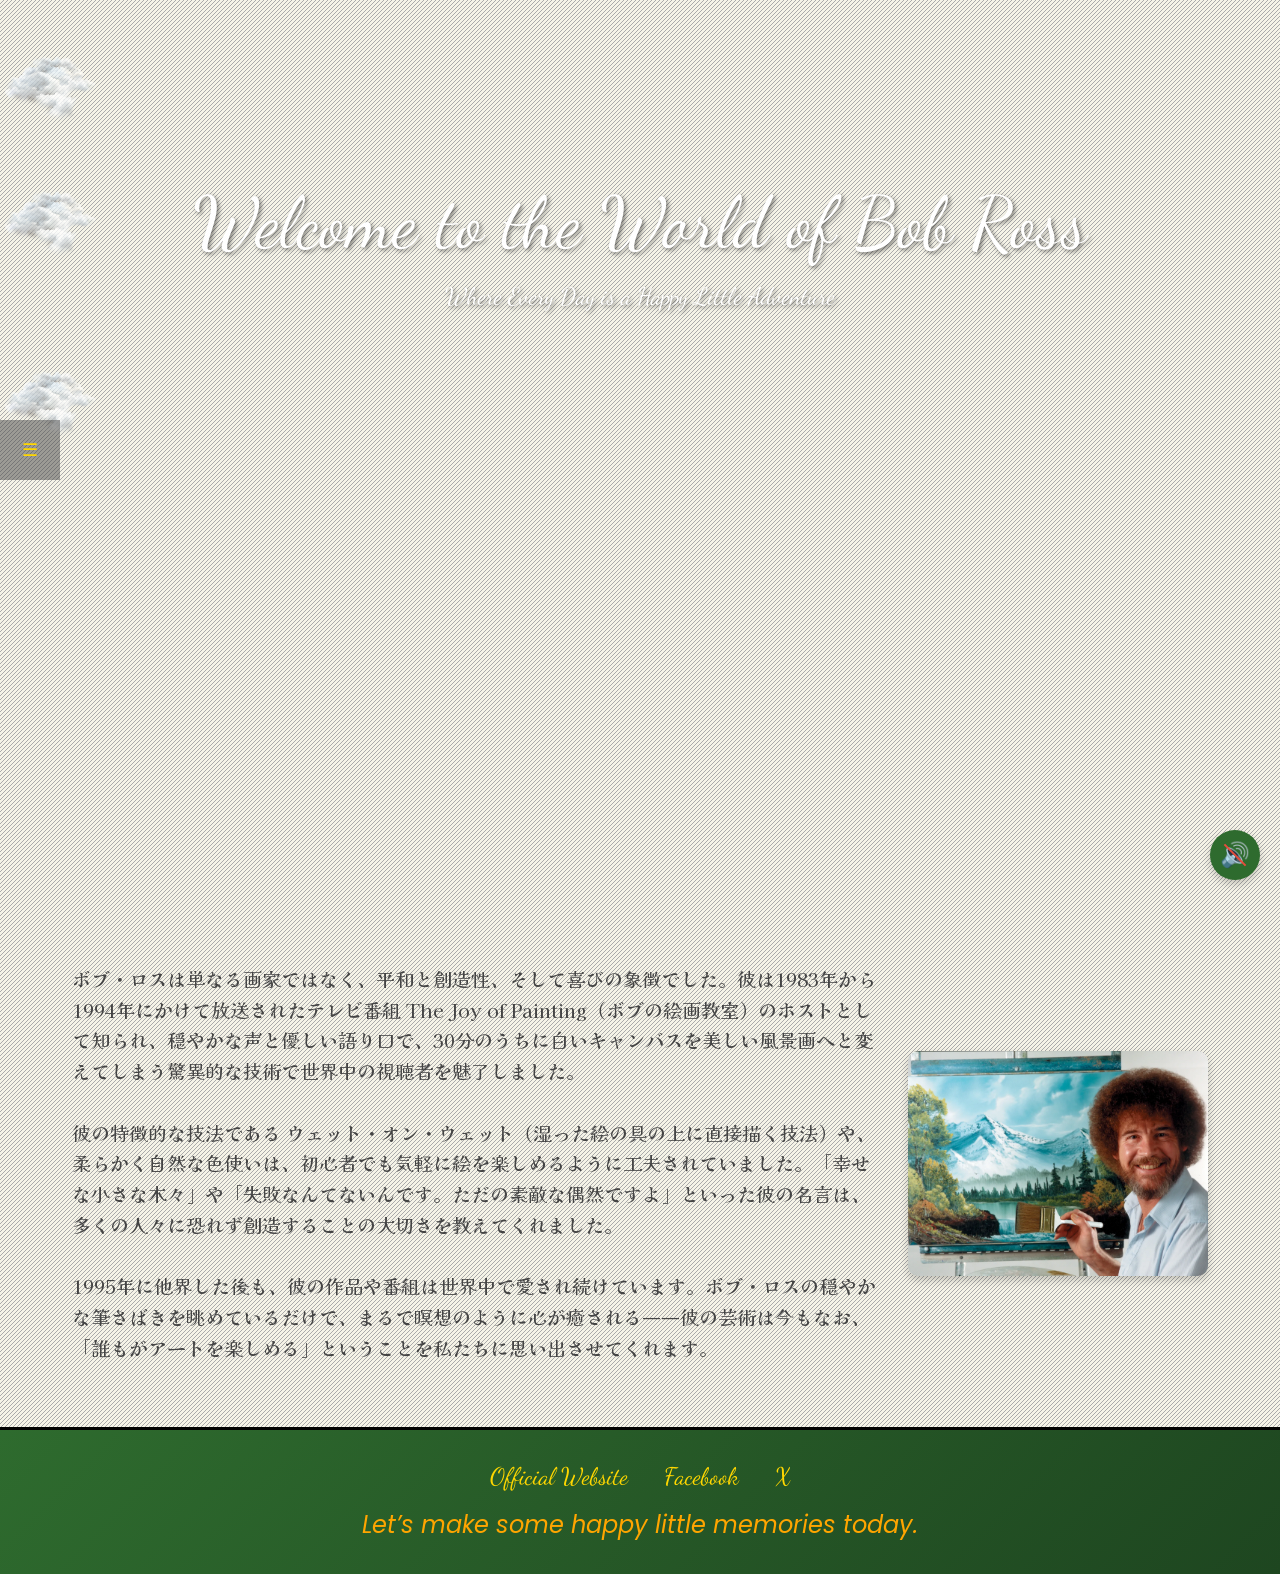
<file: index.html>
<!DOCTYPE html>
<html lang="en">
<head>
    <meta charset="UTF-8">
    <meta name="viewport" content="width=device-width, initial-scale=1.0">
    <title>The World of Bob Ross</title>
    <link href="https://fonts.googleapis.com/css2?family=Caveat:wght@400;700&family=Dancing+Script:wght@500&display=swap" rel="stylesheet">
    <link href="https://fonts.googleapis.com/css2?family=Poppins:wght@400;700&family=Pacifico&display=swap" rel="stylesheet">
    <link rel="stylesheet" href="css/styles.css">
    <link rel="stylesheet" href="css/hamburger.css">
    <link rel="icon" href="images/bob_logo.png" type="image/png">
</head>
<body>
    <div class="overlay" id="overlay"></div>
    <div class="sidebar-container" id="sidebar">
        <button class="toggle-btn" id="toggleBtn">☰</button>
        <ul class="menu hidden" id="menu">
            <li class="menu-item"><a href="index.html" class="animated-link">Home</a></li>
            <li class="menu-item"><a href="bio.html" class="animated-link">Biography</a></li>
            <li class="menu-item"><a href="gallery.html" class="animated-link">Paintings</a></li>
            <li class="menu-item"><a href="wisdom.html" class="animated-link">Quotes</a></li>
        </ul>
    </div>

    <section class="hero">
        <div class="hero-slideshow"></div>
        <div class="cloud" style="top: 5%; animation-delay: -10s;"></div>
        <div class="cloud" style="top: 20%; animation-delay: -5s;"></div>
        <div class="cloud" style="top: 40%; animation-delay: -15s;"></div>
        <div class="hero-content">
            <h1>Welcome to the World of Bob Ross</h1>
            <p>Where Every Day is a Happy Little Adventure</p>
        </div>
    </section>

    <section class="intro">
        <div class="intro-text">
            <p>ボブ・ロスは単なる画家ではなく、平和と創造性、そして喜びの象徴でした。彼は1983年から1994年にかけて放送されたテレビ番組 The Joy of Painting（ボブの絵画教室）のホストとして知られ、穏やかな声と優しい語り口で、30分のうちに白いキャンバスを美しい風景画へと変えてしまう驚異的な技術で世界中の視聴者を魅了しました。

                <br><br>彼の特徴的な技法である ウェット・オン・ウェット（湿った絵の具の上に直接描く技法）や、柔らかく自然な色使いは、初心者でも気軽に絵を楽しめるように工夫されていました。「幸せな小さな木々」や「失敗なんてないんです。ただの素敵な偶然ですよ」といった彼の名言は、多くの人々に恐れず創造することの大切さを教えてくれました。
                
                <br><br>1995年に他界した後も、彼の作品や番組は世界中で愛され続けています。ボブ・ロスの穏やかな筆さばきを眺めているだけで、まるで瞑想のように心が癒される――彼の芸術は今もなお、「誰もがアートを楽しめる」ということを私たちに思い出させてくれます。</p>
        </div>
        <img src="images/bob1.png" alt="Bob Ross smiling">
    </section>

<footer>
    <div class="music-toggle">
        <button class="music-button" onclick="toggleMusic()">
            <span class="speaker-icon">🔊</span>
        </button>
        <audio id="bg-music" loop autoplay>
            <source src="music/LARRY OWENS - INTERLUDE (BOB ROSS THE JOY OF PAINTING FULL THEME).mp3" type="audio/mp3">
        </audio>
    </div>
    <div class="social-links">
        <a href="https://www.bobross.com"  class="animated-link" target="_blank">Official Website</a>
        <a href="https://www.facebook.com/TheJoyofPaintingWithBobRoss/"  class="animated-link" target="_blank">Facebook</a>
        <a href="https://x.com/BobRossOfficial?ref_src=twsrc%5Egoogle%7Ctwcamp%5Eserp%7Ctwgr%5Eauthor"  class="animated-link" target="_blank">X</a>
    </div>
    <p class="reminder">Let’s make some happy little memories today.</p>
</footer>
<script src="js/script.js"></script>
<script src="js/hamburger.js"></script>
</body>
</html>
</file>
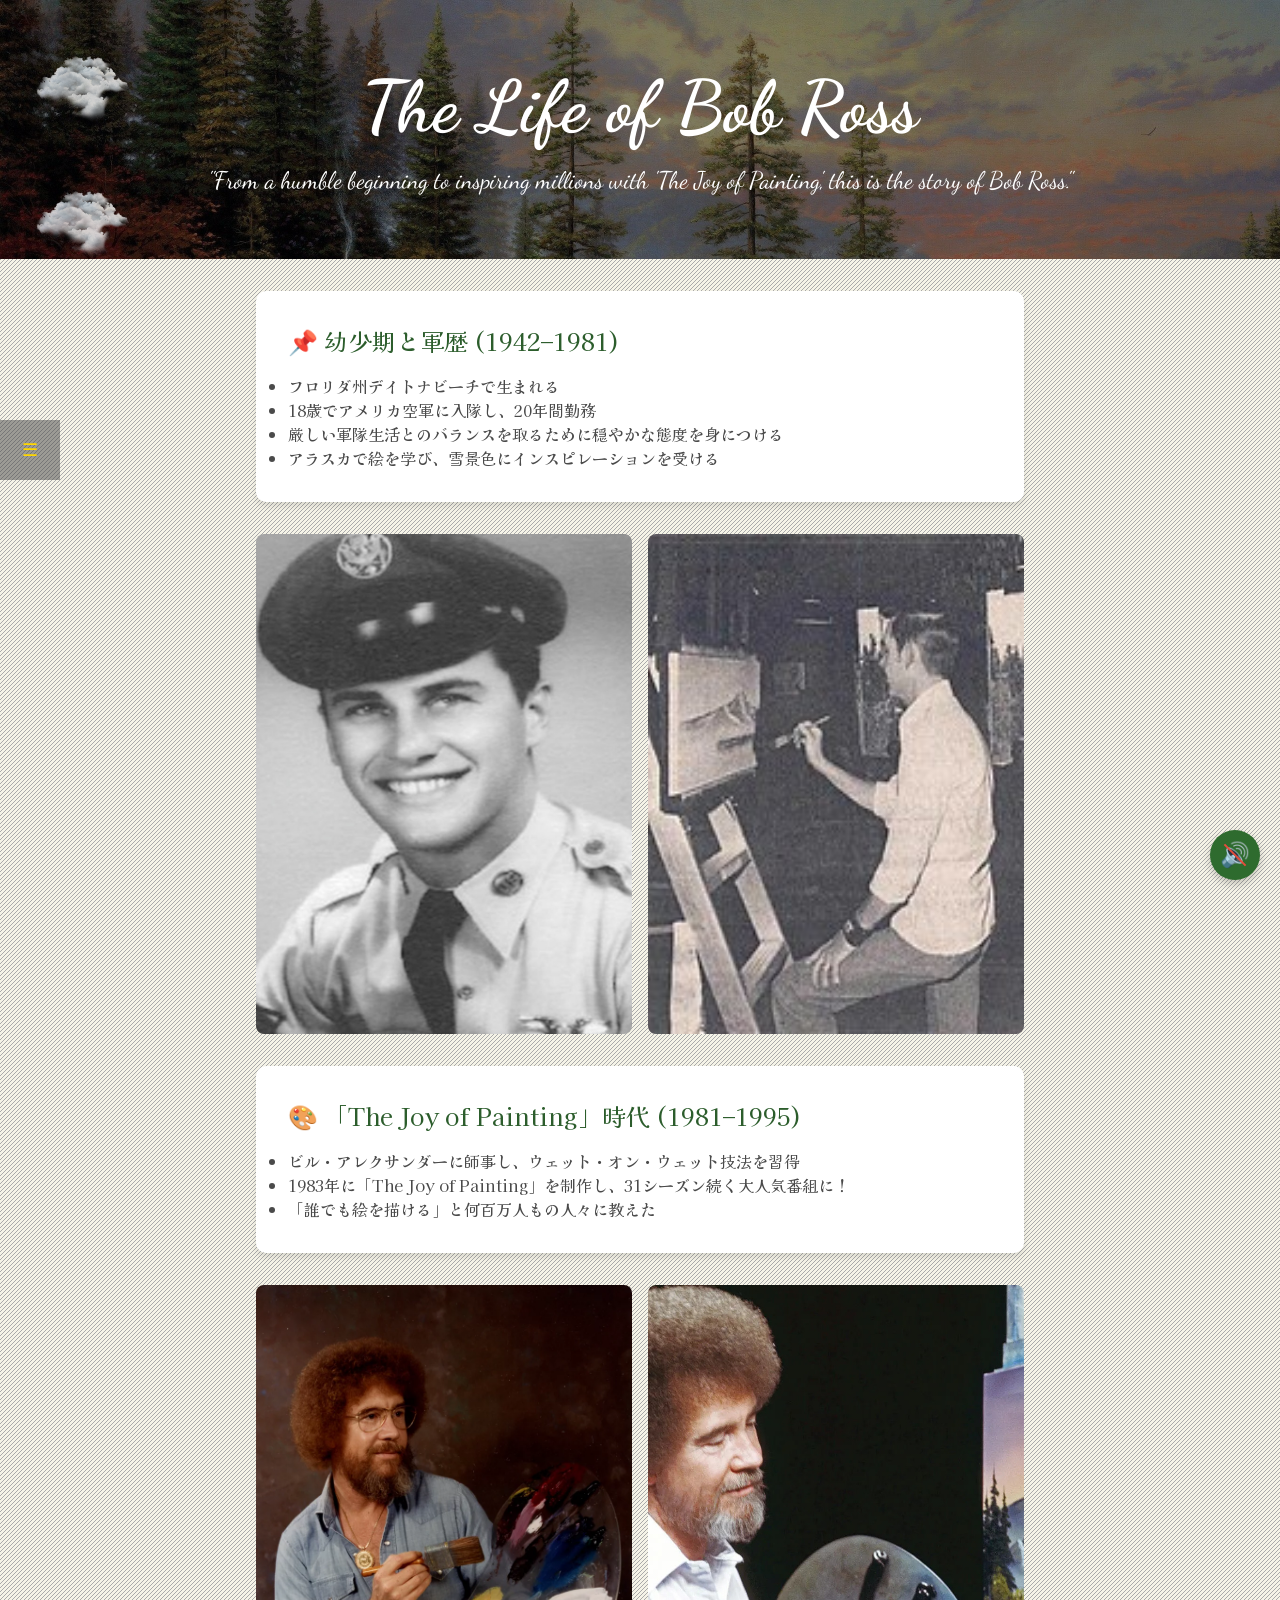
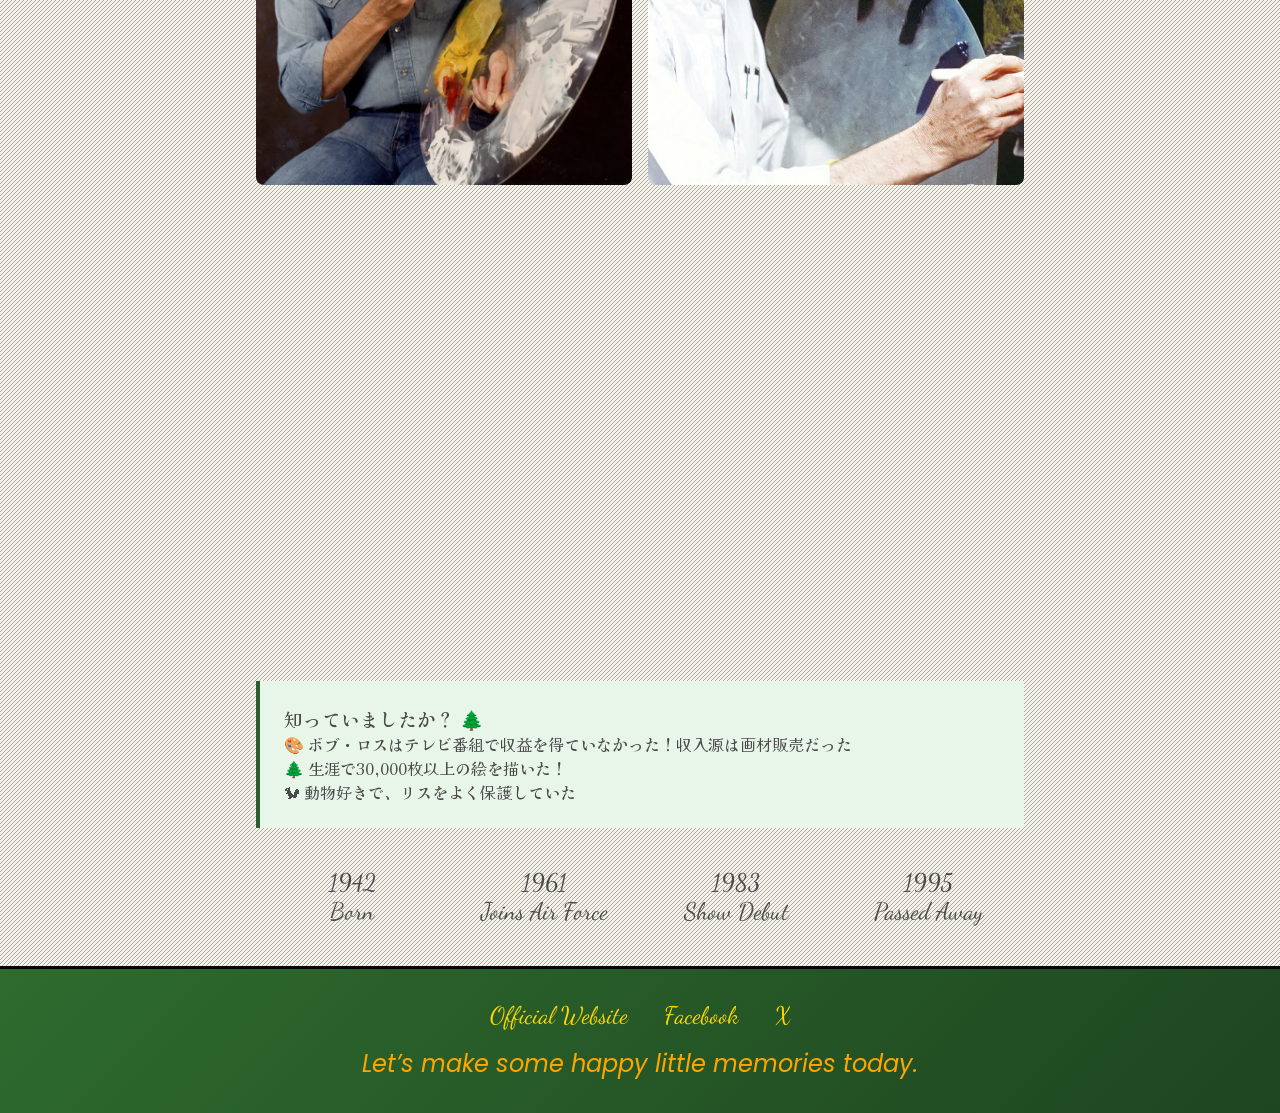
<file: bio.html>
<!DOCTYPE html>
<html lang="en">
<head>
    <meta charset="UTF-8">
    <meta name="viewport" content="width=device-width, initial-scale=1.0">
    <title>The Life of Bob Ross</title>
    <link href="https://fonts.googleapis.com/css2?family=Caveat:wght@400;700&family=Dancing+Script:wght@500&display=swap" rel="stylesheet">
    <link href="https://fonts.googleapis.com/css2?family=Poppins:wght@400;700&family=Pacifico&display=swap" rel="stylesheet">
    <link rel="stylesheet" href="css/styles-bio.css">
    <link rel="stylesheet" href="css/hamburger.css">
    <link rel="icon" href="images/bob_logo.png" type="image/png">
</head>
<body>
    <div class="overlay" id="overlay"></div>
    <div class="sidebar-container" id="sidebar">
        <button class="toggle-btn" id="toggleBtn">☰</button>
        <ul class="menu hidden" id="menu">
            <li class="menu-item"><a href="index.html" class="animated-link">Home</a></li>
            <li class="menu-item"><a href="bio.html" class="animated-link">Biography</a></li>
            <li class="menu-item"><a href="gallery.html" class="animated-link">Paintings</a></li>
            <li class="menu-item"><a href="wisdom.html" class="animated-link">Quotes</a></li>
        </ul>
    </div>

    <header class="header">
        <div class="cloud" style="top: 5%; animation-delay: -10s;"></div>
        <div class="cloud" style="top: 20%; animation-delay: -5s;"></div>
        <h1 class="title">The Life of Bob Ross</h1>
        <p>"From a humble beginning to inspiring millions with 'The Joy of Painting,' this is the story of Bob Ross."</p>
    </header>

    <main class="timeline">
        <section class="era-card">
            <h2 class="era-title">📌 幼少期と軍歴 (1942–1981)</h2>
            <ul>
                <li>フロリダ州デイトナビーチで生まれる</li>
                <li>18歳でアメリカ空軍に入隊し、20年間勤務</li>
                <li>厳しい軍隊生活とのバランスを取るために穏やかな態度を身につける</li>
                <li>アラスカで絵を学び、雪景色にインスピレーションを受ける</li>
            </ul>
        </section>

        <div class="image-grid">
            <img src="images/bob_military.jpg" alt="Bob Ross in military uniform">
            <img src="images/Bob_Ross_Alaska_Painting_crop.jpg" alt="Early paintings from Alaska">
        </div>

        <section class="era-card">
            <h2 class="era-title">🎨 「The Joy of Painting」時代 (1981–1995)</h2>
            <ul>
                <li>ビル・アレクサンダーに師事し、ウェット・オン・ウェット技法を習得</li>
                <li>1983年に「The Joy of Painting」を制作し、31シーズン続く大人気番組に！</li>
                <li>「誰でも絵を描ける」と何百万人もの人々に教えた</li>
            </ul>
        </section>

        <div class="image-grid">
            <img src="images/bob_early.jpg" alt="Bob Ross in military uniform">
            <img src="images/bob_painting.jpg" alt="Early paintings from Alaska">
        </div>

        <div class="video-container">
            <iframe src="https://www.youtube.com/embed/oh5p5f5_-7A?si=_COZYBaQRyGm0aFi" frameborder="0" allowfullscreen></iframe>
        </div>

        <section class="trivia-box">
            <h3>知っていましたか？ 🌲</h3>
            <p>🎨 ボブ・ロスはテレビ番組で収益を得ていなかった！収入源は画材販売だった<br>
            🌲 生涯で30,000枚以上の絵を描いた！<br>
            🐿 動物好きで、リスをよく保護していた</p>
        </section>

        <div class="timeline-graphic">
            <div class="timeline-marker">1942<br>Born</div>
            <div class="timeline-marker">1961<br>Joins Air Force</div>
            <div class="timeline-marker">1983<br>Show Debut</div>
            <div class="timeline-marker">1995<br>Passed Away</div>
        </div>
    </main>

    <footer>
        <div class="music-toggle">
            <button class="music-button" onclick="toggleMusic()">
                <span class="speaker-icon">🔊</span>
            </button>
            <audio id="bg-music" loop autoplay>
                <source src="music/LARRY OWENS - INTERLUDE (BOB ROSS THE JOY OF PAINTING FULL THEME).mp3" type="audio/mp3">
            </audio>
        </div>
        <div class="social-links">
            <a href="https://www.bobross.com"  class="animated-link" target="_blank">Official Website</a>
            <a href="https://www.facebook.com/TheJoyofPaintingWithBobRoss/"  class="animated-link" target="_blank">Facebook</a>
            <a href="https://x.com/BobRossOfficial?ref_src=twsrc%5Egoogle%7Ctwcamp%5Eserp%7Ctwgr%5Eauthor"  class="animated-link" target="_blank">X</a>
        </div>
        <p class="reminder">Let’s make some happy little memories today.</p>
    </footer>
    <script src="js/script-bio.js"></script>
    <script src="js/hamburger.js"></script>
</body>
</html>
</file>
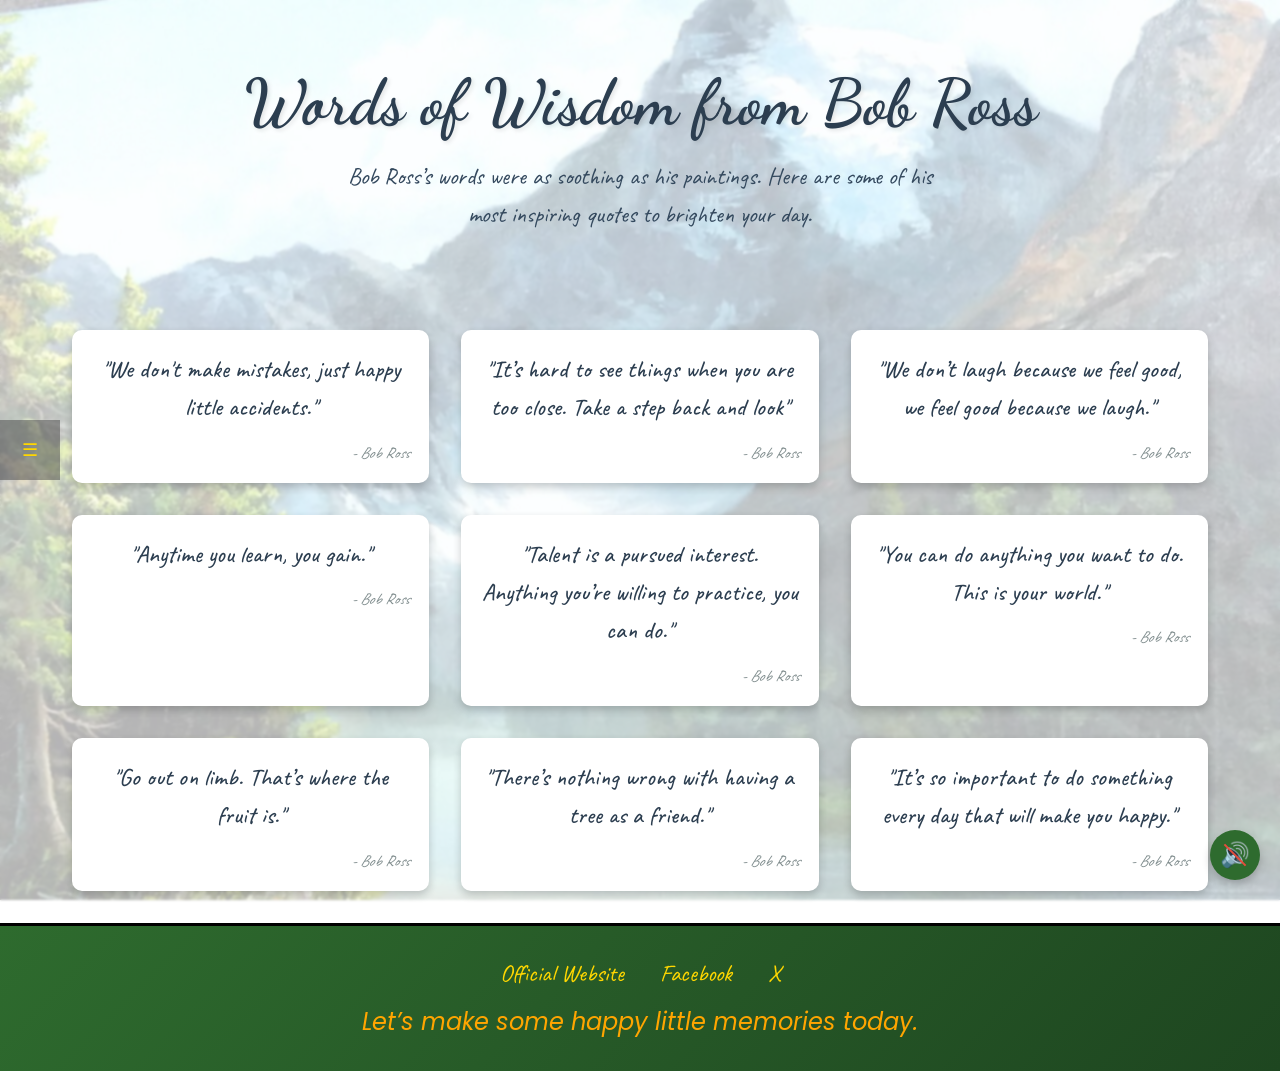
<file: wisdom.html>
<!DOCTYPE html>
<html lang="en">
<head>
    <meta charset="UTF-8">
    <meta name="viewport" content="width=device-width, initial-scale=1.0">
    <title>Words of Wisdom from Bob Ross</title>
    <link href="https://fonts.googleapis.com/css2?family=Caveat:wght@400;700&family=Dancing+Script:wght@500&display=swap" rel="stylesheet">
    <link href="https://fonts.googleapis.com/css2?family=Poppins:wght@400;700&family=Pacifico&display=swap" rel="stylesheet">
    <link rel="stylesheet" href="css/styles-wisdom.css">
    <link rel="stylesheet" href="css/hamburger.css">
    <link rel="icon" href="images/bob_logo.png" type="image/png">
</head>
<body>
    <div class="overlay1"></div>
    <div class="overlay" id="overlay"></div>
    <div class="sidebar-container" id="sidebar">
        <button class="toggle-btn" id="toggleBtn">☰</button>
        <ul class="menu hidden" id="menu">
            <li class="menu-item"><a href="index.html" class="animated-link">Home</a></li>
            <li class="menu-item"><a href="bio.html" class="animated-link">Biography</a></li>
            <li class="menu-item"><a href="gallery.html" class="animated-link">Paintings</a></li>
            <li class="menu-item"><a href="wisdom.html" class="animated-link">Quotes</a></li>
        </ul>
    </div>
    
    <header>
        <h1>Words of Wisdom from Bob Ross</h1>
        <p class="intro">Bob Ross’s words were as soothing as his paintings. Here are some of his most inspiring quotes to brighten your day.</p>
    </header>

    <div class="grid">
        <div class="quote-card"  data-translation="「失敗なんてないんだよ、ただの素敵な偶然さ。」">
            <p class="quote-text">"We don't make mistakes, just happy little accidents."</p>
            <p class="quote-author">- Bob Ross</p>
        </div>
        <div class="quote-card" data-translation="「近づきすぎると物事は見えにくい。一歩下がって見てみよう。」">
            <p class="quote-text">"It’s hard to see things when you are too close. Take a step back and look"</p>
            <p class="quote-author">- Bob Ross</p>
        </div>
        <div class="quote-card" data-translation="「笑うから気分が良くなるんだ。」">
            <p class="quote-text">"We don’t laugh because we feel good, we feel good because we laugh."</p>
            <p class="quote-author">- Bob Ross</p>
        </div>
        <div class="quote-card" data-translation="「学ぶたびに、君は成長する。」">
            <p class="quote-text">"Anytime you learn, you gain."</p>
            <p class="quote-author">- Bob Ross</p>
        </div>
        <div class="quote-card" data-translation="「才能とは、追い求める興味のことだよ。練習すれば何でもできる。」">
            <p class="quote-text">"Talent is a pursued interest. Anything you’re willing to practice, you can do."</p>
            <p class="quote-author">- Bob Ross</p>
        </div>
        <div class="quote-card" data-translation="「君は何だってできる。ここは君の世界だよ。」">
            <p class="quote-text">"You can do anything you want to do. This is your world."</p>
            <p class="quote-author">- Bob Ross</p>
        </div>
        <div class="quote-card" data-translation="「思い切って挑戦しよう。そこには素晴らしいものが待っているよ。」">
            <p class="quote-text">"Go out on limb. That’s where the fruit is."</p>
            <p class="quote-author">- Bob Ross</p>
        </div>
        <div class="quote-card" data-translation="「木を友達にすることは素晴らしいことだよ。」">
            <p class="quote-text">"There’s nothing wrong with having a tree as a friend."</p>
            <p class="quote-author">- Bob Ross</p>
        </div>
        <div class="quote-card" data-translation="「毎日、自分を幸せにすることをするのはとても大切なことだ。」">
            <p class="quote-text">"It’s so important to do something every day that will make you happy."</p>
            <p class="quote-author">- Bob Ross</p>
        </div>
    </div>
<footer>
    <div class="music-toggle">
        <button class="music-button" onclick="toggleMusic()">
            <span class="speaker-icon">🔊</span>
        </button>
        <audio id="bg-music" loop autoplay>
            <source src="music/LARRY OWENS - INTERLUDE (BOB ROSS THE JOY OF PAINTING FULL THEME).mp3" type="audio/mp3">
        </audio>
    </div>
    <div class="social-links">
        <a href="https://www.bobross.com"  class="animated-link" target="_blank">Official Website</a>
        <a href="https://www.facebook.com/TheJoyofPaintingWithBobRoss/"  class="animated-link" target="_blank">Facebook</a>
        <a href="https://x.com/BobRossOfficial?ref_src=twsrc%5Egoogle%7Ctwcamp%5Eserp%7Ctwgr%5Eauthor"  class="animated-link" target="_blank">X</a>
    </div>
    <p class="reminder">Let’s make some happy little memories today.</p>
</footer>
<script src="js/script.js"></script>
<script src="js/hamburger.js"></script>
</body>
</html>
</file>
<file: css/styles.css>
@font-face {
    font-family: 'KaiseiTokumin';
    src: url('../font/KaiseiTokumin-Regular.woff2') format('woff2'),
         url('../font/KaiseiTokumin-Regular.woff') format('woff');
    font-weight: bold;
    font-style: normal;
}
        
        * {
            margin: 0;
            padding: 0;
            box-sizing: border-box;
        }

        body {
            font-family: 'Dancing Script', serif;
            background: url('[data-uri]'), #f5f3e7;
        }

        /* Hero Section */
        .hero {
            height: 100vh;
            position: relative;
            overflow: hidden;
        }

        .hero-slideshow {
            position: absolute;
            width: 100%;
            height: 100%;
            animation: slideshow 35s infinite;
            background-size: cover;
        }

        @keyframes slideshow {
            0%, 100% { background-image: url('../images/index1.jpg'); }
            20% { background-image: url('../images/index2.jpg'); }
            40% { background-image: url('../images/index3.jpg'); }
            60% { background-image: url('../images/index4.jpg'); }
            80% { background-image: url('../images/index5.jpg'); }
        }

        .hero-content {
            position: relative;
            z-index: 2;
            color: white;
            text-align: center;
            padding-top: 20vh;
            text-shadow: 2px 2px 4px rgba(0, 0, 0, 0.5);
        }

        .hero h1 {
            font-size: 4.5rem;
            margin-bottom: 1rem;
            font-weight: normal;
        }

        .hero p {
            font-size: 1.5rem;
        }

        /* Lil Cloud Animation */
        .cloud {
            position: absolute;
            width: 150px;
            height: 100px;
            background: url('../images/cloud.png') no-repeat;
            background-size: contain;
            animation: drift 30s linear infinite;
            opacity: 0.8;
        }

        @keyframes drift {
            from { left: -20%; }
            to { left: 120%; }
        }

        /* Introduction Section */
        .intro {
            padding: 4rem 2rem;
            max-width: 1200px;
            margin: 0 auto;
            display: flex;
            align-items: center;
            gap: 2rem;
        }

        .intro-text {
            font-family: 'KaiseiTokumin', cursive;
            flex: 2;
            font-size: 1.2rem;
            line-height: 1.6;
            color: #444;
        }

        .intro img {
            flex: 1;
            max-width: 300px;
            border-radius: 10px;
            box-shadow: 0 4px 8px rgba(0, 0, 0, 0.2);
        }

        /* Footer Section */
        footer {
            border-top: 3px solid black;
            background: linear-gradient(135deg, #2e6b2e, #1e4620);
            color: white;
            padding: 1rem;
            text-align: center;
        }

        .music-toggle {
            position: fixed;
            bottom: 20px;
            right: 20px;
            z-index: 1000;
        }

        .music-button {
            width: 50px;
            height: 50px;
            border-radius: 50%;
            background: #2e6b2e;
            border: none;
            cursor: pointer;
            display: flex;
            align-items: center;
            justify-content: center;
            box-shadow: 0 4px 8px rgba(0, 0, 0, 0.2);
            transition: background 0.3s;
        }

        .music-button:hover {
            background: #3a7b3a;
        }

        .speaker-icon {
            font-size: 24px;
            color: white;
        }

        .music-button.muted::after {
            content: "";
            position: absolute;
            width: 30px;
            height: 2px;
            background: #e74c3c;
            transform: rotate(45deg);
            transform-origin: center;
        }

        .social-links {
            font-size: 1rem;
            margin: 1rem 0;
        }

        .social-links a {
            color: gold;
            text-decoration: none;
            margin: 0 1rem;
            transition: opacity 0.3s;
        }

        .social-links a:hover {
            opacity: 0.8;
        }

        .reminder {
            font-family: 'Poppins';
            font-size: 1.5rem;
            margin: 1rem;
            font-style: italic;
            color: orange;
        }
</file>
<file: css/hamburger.css>
.sidebar-container {
            position: fixed;
            top: 0;
            left: 0;
            height: 100%;
            width: 60px;
            background-color: rgba(51, 51, 51, 0);
            transition: width 0.3s ease, background-color 0.3s ease;
            overflow: hidden;
            display: flex;
            flex-direction: column;
            align-items: center;
            justify-content: center;
            z-index: 3;
        }

        .sidebar-container.expanded {
            width: 150px;
            background-color: rgba(51, 51, 51, 0);
        }

        .toggle-btn {
            background-color: rgba(68, 68, 68, 0.5);
            color: gold;
            border: none;
            width: 60px;
            height: 60px;
            font-size: 18px;
            cursor: pointer;
            outline: none;
            display: flex;
            justify-content: center;
            align-items: center;
            position: absolute;
            top: 50%;
            transform: translateY(-50%);
        }

        .toggle-btn.hidden {
            display: none;
        }

        .menu {
            list-style: none;
            margin: 0;
            padding: 0;
            opacity: 0;
            transition: opacity 0.3s ease;
            width: 100%;
        }

        .menu.expanded {
            opacity: 1;
        }

        .menu-item {
            padding: 15px 20px;
            color: gold;
            background-color: rgba(68, 68, 68, 0.8);
            border-bottom: 1px solid rgba(85, 85, 85, 0.5);
            transition: background-color 0.3s ease;
        }

        .menu-item:hover {
            background-color: rgba(85, 85, 85, 0.9);
        }

        .hidden {
            display: none;
        }

        .animated-link {
            text-decoration: none;
            color: gold;
            position: relative;
            display: inline-block;
            font-size: 1.5em;
        }

        .animated-link::after {
            content: '';
            position: absolute;
            width: 0;
            height: 2px;
            background: orange;
            bottom: 0;
            left: 0;
            transition: width 0.4s ease-in-out;
        }

        .animated-link:hover::after {
            width: 100%;
        }

        .overlay {
            position: fixed;
            top: 0;
            left: 0;
            width: 100%;
            height: 100%;
            background: transparent;
            display: none;
            z-index: 2;
        }

        .overlay.visible {
            display: block;
        }
</file>
<file: css/styles-bio.css>
@font-face {
    font-family: 'KaiseiTokumin';
    src: url('../font/KaiseiTokumin-Regular.woff2') format('woff2'),
         url('../font/KaiseiTokumin-Regular.woff') format('woff');
    font-weight: bold;
    font-style: normal;
}

* {
    margin: 0;
    padding: 0;
    box-sizing: border-box;
}

html, body {
    overflow-x: hidden;
    width: 100%;
}

body {
    font-family: 'Dancing Script', cursive;
    background: url('[data-uri]'), #f5f3e7;
    color: #4a4a4a;
}

.header {
    background: linear-gradient(rgba(0,0,0,0.5), rgba(0,0,0,0.5)), 
                url('../images/index1.jpg');
    background-size: cover;
    padding: 4rem 2rem;
    text-align: center;
    color: white;
}

.header p {
    font-family: 'Dancing Script', cursive;
    font-size: 1.5rem;
}


.title {
    font-family: 'Dancing Script', cursive;
    font-size: 4.5rem;
    margin-bottom: 1rem;
}

.timeline {
    max-width: 800px;
    margin: 2rem auto;
    padding: 0 1rem;
}

.era-card {
    font-family: 'KaiseiTokumin', cursive;
    background: white;
    border-radius: 10px;
    padding: 2rem;
    margin: 2rem 0;
    box-shadow: 0 4px 6px rgba(0,0,0,0.1);
}

.era-title {
    color: #2c5d2c;
    margin-bottom: 1rem;
    font-size: 1.5rem;
}

.image-grid {
    display: grid;
    grid-template-columns: repeat(auto-fit, minmax(250px, 1fr));
    gap: 1rem;
    margin: 2rem 0;
}

.image-grid img {
    height: 500px;
    width: 100%;
    border-radius: 8px;
}

.video-container {
    position: relative;
    padding-bottom: 56.25%;
    height: 0;
    margin: 2rem 0;
}

.video-container iframe {
    position: absolute;
    top: 0;
    left: 0;
    width: 100%;
    height: 100%;
}

.trivia-box {
    font-family: 'KaiseiTokumin', cursive;
    background: #e8f5e9;
    border-left: 4px solid #2c5d2c;
    padding: 1.5rem;
    margin: 2rem 0;
}

.timeline-graphic {
    display: flex;
    justify-content: space-between;
    align-items: center;
    margin: 2rem 0;
}

.timeline-marker {
    font-size: 1.5rem;
    text-align: center;
    flex: 1;
    padding: 0.5rem;
}

        footer {
            border-top: 3px solid black;
            background: linear-gradient(135deg, #2e6b2e, #1e4620);
            color: white;
            padding: 1rem;
            text-align: center;
        }

        .music-toggle {
            position: fixed;
            bottom: 20px;
            right: 20px;
            z-index: 1000;
        }

        .music-button {
            width: 50px;
            height: 50px;
            border-radius: 50%;
            background: #2e6b2e;
            border: none;
            cursor: pointer;
            display: flex;
            align-items: center;
            justify-content: center;
            box-shadow: 0 4px 8px rgba(0, 0, 0, 0.2);
            transition: background 0.3s;
        }

        .music-button:hover {
            background: #3a7b3a;
        }

        .speaker-icon {
            font-size: 24px;
            color: white;
        }

        .music-button.muted::after {
            content: "";
            position: absolute;
            width: 30px;
            height: 2px;
            background: #e74c3c;
            transform: rotate(45deg);
            transform-origin: center;
        }

        .social-links {
            font-family: 'Dancing Script', cursive;
            font-size: 1rem;
            margin: 1rem 0;
        }

        .social-links a {
            color: gold;
            text-decoration: none;
            margin: 0 1rem;
            transition: opacity 0.3s;
        }

        .social-links a:hover {
            opacity: 0.8;
        }

        .reminder {
            font-family: 'Poppins';
            font-size: 1.5rem;
            margin: 1rem;
            font-style: italic;
            color: orange;
        }


        /* Lil Cloud Animation */
        .cloud {
            position: absolute;
            width: 150px;
            height: 100px;
            background: url('../images/cloud.png') no-repeat;
            background-size: contain;
            animation: drift 30s linear infinite;
            opacity: 0.8;
        }

        @keyframes drift {
            from { left: -20%; }
            to { left: 120%; }
        }        

@media (max-width: 768px) {
    .title {
        font-size: 2.5rem;
    }
}
</file>
<file: css/styles-wisdom.css>
@font-face {
    font-family: 'KaiseiTokumin';
    src: url('../font/KaiseiTokumin-Regular.woff2') format('woff2'),
         url('../font/KaiseiTokumin-Regular.woff') format('woff');
    font-weight: bold;
    font-style: normal;
}

* {
    margin: 0;
    padding: 0;
    box-sizing: border-box;
}

body {
    font-family: 'Caveat', cursive;
    background-image: url('../images/index6.jpg');
    background-size: cover;
    background-attachment: fixed;
    min-height: 100vh;
    position: relative;
}

.overlay1 {
    height: calc(100% - 150px); 
    pointer-events: none; 
    position: absolute;
    top: 0;
    left: 0;
    width: 100%;
    background: rgba(255, 255, 255, 0.7);
    backdrop-filter: blur(1px);
    z-index: 0;
}

header {
    text-align: center;
    padding: 4rem 2rem;
    position: relative;
    z-index: 1;
}

h1 {
    font-family: 'Dancing Script', cursive;
    font-size: 4rem;
    color: #2c3e50;
    margin-bottom: 1rem;
    text-shadow: 2px 2px 4px rgba(0, 0, 0, 0.1);
}

.intro {
    font-size: 1.5rem;
    color: #34495e;
    max-width: 600px;
    margin: 0 auto;
    line-height: 1.6;
}

.grid {
    display: grid;
    grid-template-columns: repeat(auto-fit, minmax(300px, 1fr));
    gap: 2rem;
    padding: 2rem;
    max-width: 1200px;
    margin: 0 auto;
    position: relative;
    z-index: 1;
}

.quote-card {
    position: relative;
    background: white;
    padding: 20px;
    border-radius: 10px;
    box-shadow: 0 4px 8px rgba(0, 0, 0, 0.2);
    transition: transform 0.3s ease, background 0.3s ease;
    text-align: center;
}

.quote-card:hover {
    background: #f0f8ff;
    transform: translateY(-5px);
}

.quote-card::after {
    content: attr(data-translation);
    position: absolute;
    top: 50%;
    left: 50%;
    width: 90%;
    transform: translate(-50%, -50%);
    background: #f0f8ff;
    color: black;
    padding: 10px;
    border-radius: 10px;
    font-size: 1.2rem;
    font-family: 'Dancing Script', cursive;
    text-align: center;
    opacity: 0;
    transition: opacity 0.3s ease;
    pointer-events: none;
}

.quote-card:hover .quote-text,
.quote-card:hover .quote-author {
    opacity: 0;
}

.quote-card:hover::after {
    opacity: 1;
}

.quote-text {
    font-size: 1.5rem;
    line-height: 1.6;
    color: #2c3e50;
    margin-bottom: 1rem;
    font-weight: 500;
}

.quote-author {
    font-style: italic;
    color: #7f8c8d;
    text-align: right;
}

@keyframes fadeIn {
    from { opacity: 0; transform: translateY(20px); }
    to { opacity: 1; transform: translateY(0); }
}

.quote-card:nth-child(1) { animation-delay: 0.2s; }
.quote-card:nth-child(2) { animation-delay: 0.4s; }
.quote-card:nth-child(3) { animation-delay: 0.6s; }
.quote-card:nth-child(4) { animation-delay: 0.8s; }
.quote-card:nth-child(5) { animation-delay: 1s; }
.quote-card:nth-child(6) { animation-delay: 1.2s; }
.quote-card:nth-child(7) { animation-delay: 1.4s; }
.quote-card:nth-child(8) { animation-delay: 1.6s; }

        /* Footer */
        footer {
            border-top: 3px solid black;
            background: linear-gradient(135deg, #2e6b2e, #1e4620);
            color: white;
            padding: 1rem;
            text-align: center;
        }

        .music-toggle {
            position: fixed;
            bottom: 20px;
            right: 20px;
            z-index: 1000;
        }

        .music-button {
            width: 50px;
            height: 50px;
            border-radius: 50%;
            background: #2e6b2e;
            border: none;
            cursor: pointer;
            display: flex;
            align-items: center;
            justify-content: center;
            box-shadow: 0 4px 8px rgba(0, 0, 0, 0.2);
            transition: background 0.3s;
        }

        .music-button:hover {
            background: #3a7b3a;
        }

        .speaker-icon {
            font-size: 24px;
            color: white;
        }

        .music-button.muted::after {
            content: "";
            position: absolute;
            width: 30px;
            height: 2px;
            background: #e74c3c;
            transform: rotate(45deg);
            transform-origin: center;
        }

        .social-links {
            font-size: 1rem;
            margin: 1rem 0;
        }

        .social-links a {
            color: gold;
            text-decoration: none;
            margin: 0 1rem;
            transition: opacity 0.3s;
        }

        .social-links a:hover {
            opacity: 0.8;
        }

        .reminder {
            font-family: 'Poppins';
            font-size: 1.5rem;
            margin: 1rem;
            font-style: italic;
            color: orange;
        }

@media (max-width: 768px) {
    h1 {
        font-size: 3rem;
    }
    .intro {
        font-size: 1.2rem;
    }
}
</file>
